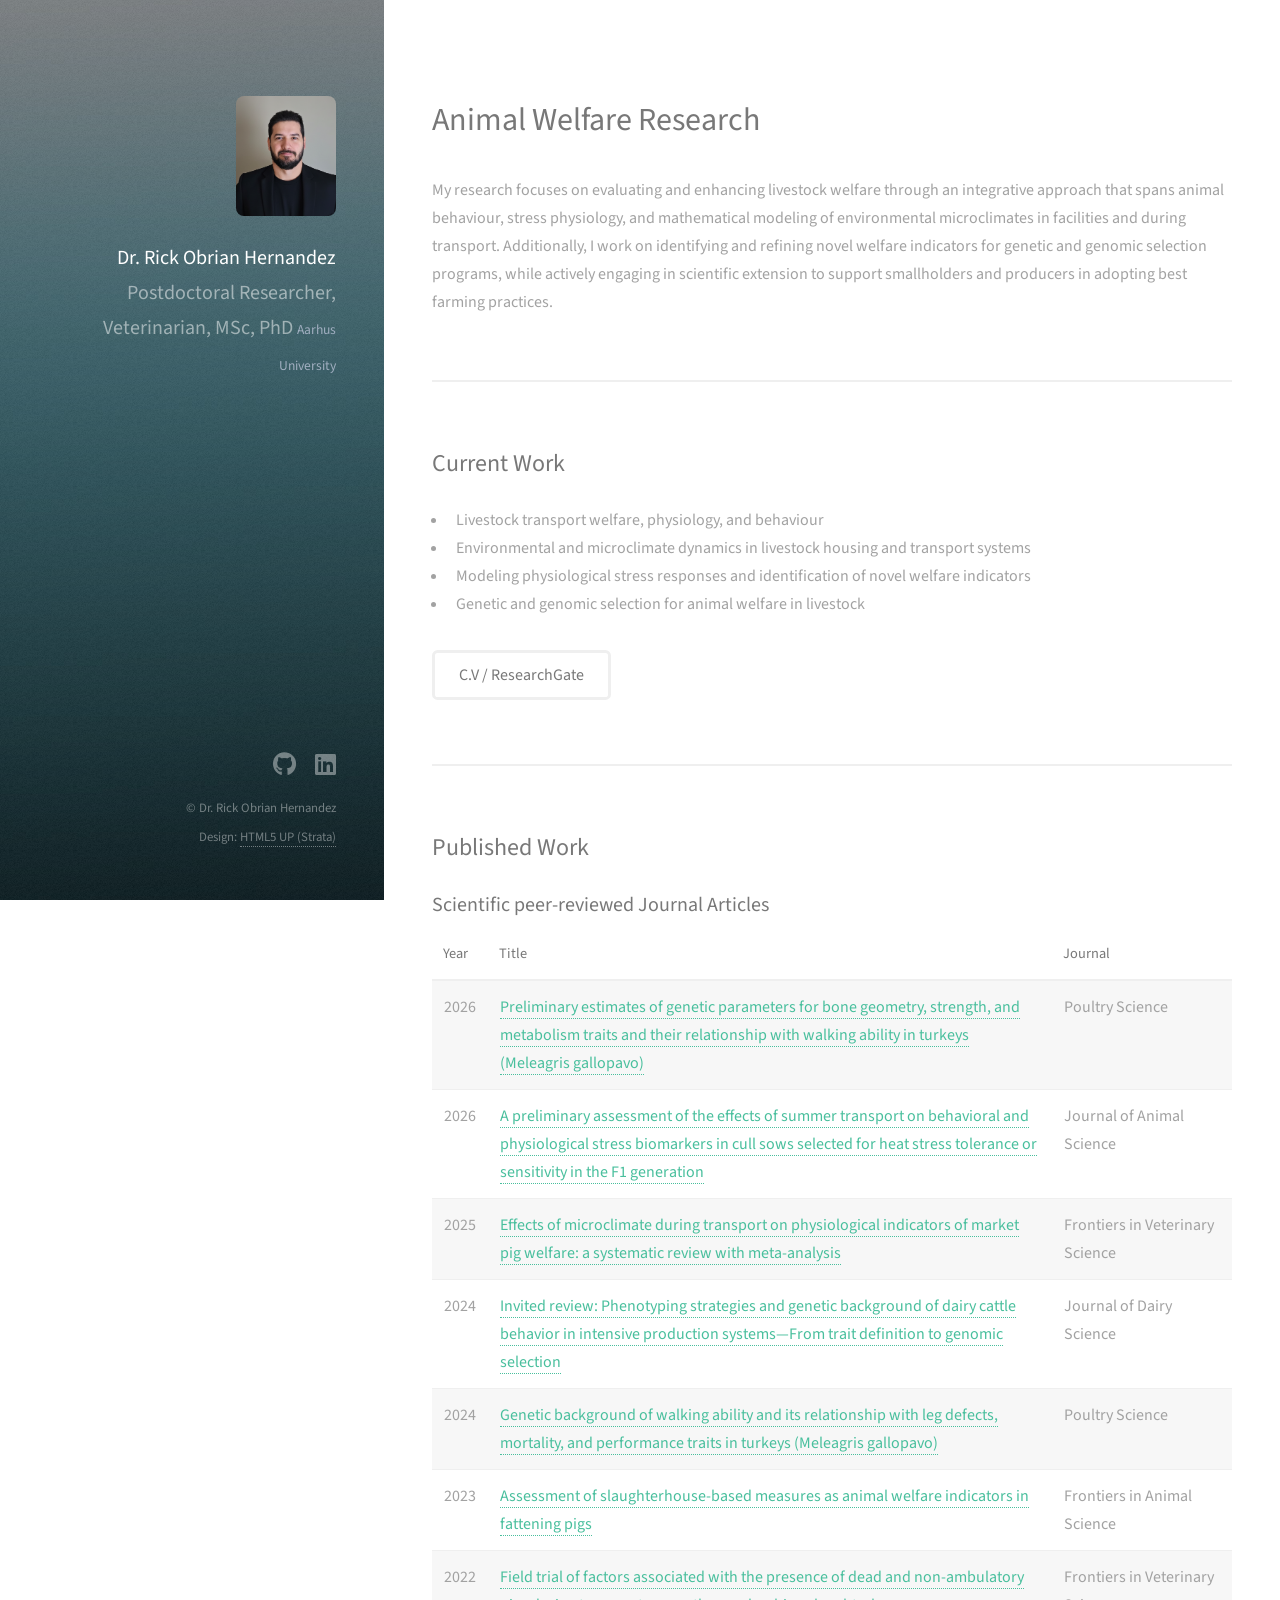
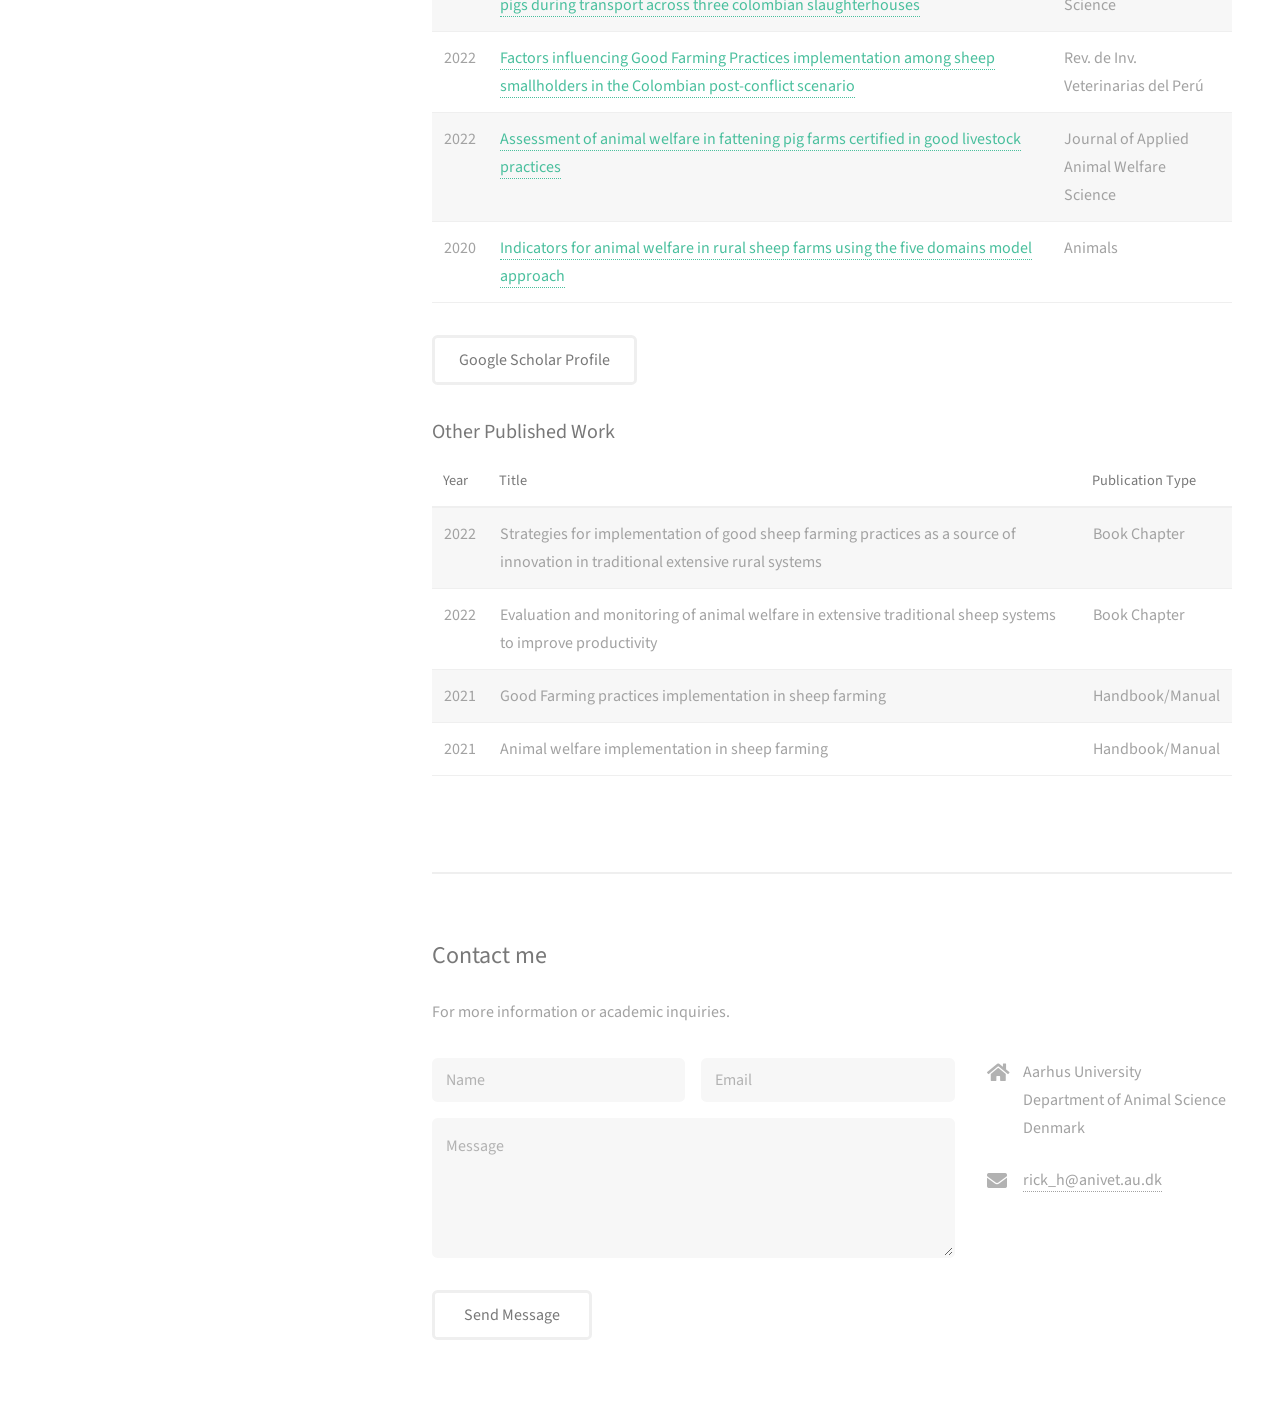
<file: index.html>
<!DOCTYPE HTML>
<!--
    Strata by HTML5 UP
    html5up.net | @ajlkn
    Free for personal and commercial use under the CCA 3.0 license (html5up.net/license)
-->
<html lang="es">
    <head>
        <title>Dr. Rick Obrian Hernandez | Animal Welfare Scientist & Postdoctoral Researcher</title>
        <meta charset="utf-8" />
        <meta name="viewport" content="width=device-width, initial-scale=1, user-scalable=no" />
        <meta name="description" content="Sitio web académico del Dr. Rick Obrian Hernandez. Investigador postdoctoral en bienestar animal, comportamiento, microclimas de transporte y selección genómica en Aarhus University." />
        <link rel="canonical" href="https://herna671.github.io/" />
        <link rel="stylesheet" href="assets/css/main.css" />

        <!-- Datos Estructurados JSON-LD (E-E-A-T) -->
        <script type="application/ld+json">
        {
          "@context": "https://schema.org",
          "@type": "Person",
          "@id": "https://herna671.github.io/#person",
          "name": "Rick Obrian Hernandez",
          "honorificPrefix": "Dr.",
          "jobTitle": "Postdoctoral Researcher in Animal Behavior and Welfare",
          "worksFor": {
            "@type": "CollegeOrUniversity",
            "name": "Aarhus University",
            "sameAs": "https://pure.au.dk/portal/en/persons/rick_h@anivet.au.dk/"
          },
          "alumniOf": [
            {
              "@type": "CollegeOrUniversity",
              "name": "Purdue University"
            },
            {
              "@type": "CollegeOrUniversity",
              "name": "Universidad de Caldas"
            }
          ],
          "knowsAbout": [
            "Animal Welfare",
            "Stress Physiology",
            "Livestock Transport Microclimates",
            "Genomic Selection",
            "Ethology"
          ],
          "url": "https://herna671.github.io/",
          "sameAs": [
            "https://bienestaranimal.co/",
			"https://pure.au.dk/portal/en/persons/rick_h@anivet.au.dk/",
			"https://ag.purdue.edu/news/department/arge/2025/11/graduate-spotlight-hernandez.html",
            "https://www.youtube.com/@notaanimal",
            "https://scholar.google.com/citations?user=GdVBdHgAAAAJ&hl=es",
            "https://www.researchgate.net/profile/Rick-Hernandez-3",
            "https://www.linkedin.com/in/rickohernandez/"
          ]
        }
        </script>
    </head>
    <body class="is-preload">

        <!-- Header -->
            <header id="header">
                <div class="inner">
                    <a href="#" class="image avatar"><img src="images/profile.png" alt="Dr. Rick Obrian Hernandez" /></a>
                    <h1><strong>Dr. Rick Obrian Hernandez</strong><br />
                    Postdoctoral Researcher,<br />
                    Veterinarian, MSc, PhD<br />
                    <span style="font-size: 0.85rem; font-weight: normal; color: #a0aec0;">Aarhus University</span>
                    </h1>
                </div>
            </header>

        <!-- Main -->
            <div id="main">

                <!-- One -->
                    <section id="one">
                        <header class="major">
                            <h2>Animal Welfare Research</h2>
                        </header>
                        <p>My research focuses on evaluating and enhancing livestock welfare through an integrative approach that spans animal behaviour, stress physiology, and mathematical modeling of environmental microclimates in facilities and during transport. Additionally, I work on identifying and refining novel welfare indicators for genetic and genomic selection programs, while actively engaging in scientific extension to support smallholders and producers in adopting best farming practices.</p>
                    </section>

                <!-- Two -->
                    <section id="two">
                        <h2>Current Work</h2>
                        <div>
                            <ul>
                                <li>Livestock transport welfare, physiology, and behaviour</li>
								<li>Environmental and microclimate dynamics in livestock housing and transport systems</li>
    							<li>Modeling physiological stress responses and identification of novel welfare indicators</li>
    							<li>Genetic and genomic selection for animal welfare in livestock</li>
                            </ul>
                        </div>
                        
                        <ul class="actions">
                            <li><a href="https://www.researchgate.net/profile/Rick-Hernandez-3" class="button" target="_blank">C.V / ResearchGate</a></li>
                        </ul>
                    </section>

                <!-- Section published -->
                <section>
                    <h2>Published Work</h2>
                    <h3>Scientific peer-reviewed Journal Articles</h3>
                    <div class="table-wrapper">
                        <table>
                            <thead>
                                <tr>
                                    <th>Year</th>
                                    <th>Title</th>
                                    <th>Journal</th>
                                </tr>
                            </thead>
                            <tbody>
								<tr>
                                    <td>2026</td>
                                    <td><a href="https://www.sciencedirect.com/science/article/pii/S0032579126007662" target="_blank">Preliminary estimates of genetic parameters for bone geometry, strength, and metabolism traits and their relationship with walking ability in turkeys (Meleagris gallopavo)</a></td>
                                    <td>Poultry Science</td>
                                </tr>
								<tr>
                                    <td>2026</td>
                                    <td><a href="https://academic.oup.com/jas/article/doi/10.1093/jas/skag142/8671597" target="_blank">A preliminary assessment of the effects of summer transport on behavioral and physiological stress biomarkers in cull sows selected for heat stress tolerance or sensitivity in the F1 generation</a></td>
                                    <td>Journal of Animal Science</td>
                                </tr>
								<tr>
                                    <td>2025</td>
                                    <td><a href="https://www.frontiersin.org/journals/veterinary-science/articles/10.3389/fvets.2025.1657185/full" target="_blank">Effects of microclimate during transport on physiological indicators of market pig welfare: a systematic review with meta-analysis</a></td>
                                    <td>Frontiers in Veterinary Science</td>
                                </tr>
								<tr>
                                    <td>2024</td>
                                    <td><a href="https://www.sciencedirect.com/science/article/pii/S0022030224012025" target="_blank">Invited review: Phenotyping strategies and genetic background of dairy cattle behavior in intensive production systems—From trait definition to genomic selection</a></td>
                                    <td>Journal of Dairy Science</td>
                                </tr>
								<tr>
                                    <td>2024</td>
                                    <td><a href="https://doi.org/10.1016/j.psj.2024.103779" target="_blank">Genetic background of walking ability and its relationship with leg defects, mortality, and performance traits in turkeys (Meleagris gallopavo)</a></td>
                                    <td>Poultry Science</td>
                                </tr>
								<tr>
                                    <td>2023</td>
                                    <td><a href="https://doi.org/10.3389/fanim.2023.1064933" target="_blank">Assessment of slaughterhouse-based measures as animal welfare indicators in fattening pigs</a></td>
                                    <td>Frontiers in Animal Science</td>
                                </tr>
								<tr>
                                    <td>2022</td>
                                    <td><a href="https://doi.org/10.3389/fvets.2022.790570" target="_blank">Field trial of factors associated with the presence of dead and non-ambulatory pigs during transport across three colombian slaughterhouses</a></td>
                                    <td>Frontiers in Veterinary Science</td>
                                </tr>
                                <tr>
                                    <td>2022</td>
                                    <td><a href="http://dx.doi.org/10.15381/rivep.v33i6.22778" target="_blank">Factors influencing Good Farming Practices implementation among sheep smallholders in the Colombian post-conflict scenario</a></td>
                                    <td>Rev. de Inv. Veterinarias del Perú</td>
                                </tr>
                                <tr>
                                    <td>2022</td>
                                    <td><a href="https://doi.org/10.1080/10888705.2021.2021532" target="_blank">Assessment of animal welfare in fattening pig farms certified in good livestock practices</a></td>
                                    <td>Journal of Applied Animal Welfare Science</td>
                                </tr>
                                <tr>
                                    <td>2020</td>
                                    <td><a href="https://www.mdpi.com/2076-2615/10/12/2273" target="_blank">Indicators for animal welfare in rural sheep farms using the five domains model approach</a></td>
                                    <td>Animals</td>
                                </tr>
                                                       
                                
                            </tbody>
                        </table>
                    
                        <ul class="actions">
                            <li><a href="https://scholar.google.com/citations?user=GdVBdHgAAAAJ&hl=es" class="button" target="_blank">Google Scholar Profile</a></li>
                        </ul>
                    </div>

                    <h3>Other Published Work</h3>
                    <div class="table-wrapper">
                        <table>
                            <thead>
                                <tr>
                                    <th>Year</th>
                                    <th>Title</th>
                                    <th>Publication Type</th>
                                </tr>
                            </thead>
                            <tbody>
                                <tr>
                                    <td>2022</td>
                                    <td>Strategies for implementation of good sheep farming practices as a source of innovation in traditional extensive rural systems</td>
                                    <td>Book Chapter</td>
                                </tr>
                                <tr>
                                    <td>2022</td>
                                    <td>Evaluation and monitoring of animal welfare in extensive traditional sheep systems to improve productivity</td>
                                    <td>Book Chapter</td>
                                </tr>
                                <tr>
                                    <td>2021</td>
                                    <td>Good Farming practices implementation in sheep farming</td>
                                    <td>Handbook/Manual</td>
                                </tr>
                                <tr>
                                    <td>2021</td>
                                    <td>Animal welfare implementation in sheep farming</td>
                                    <td>Handbook/Manual</td>
                                </tr>
                            </tbody>
                        </table>
                    </div>

                </section>

                <!-- Three (Contact) -->
                    <section id="three">
                        <h2>Contact me</h2>
                        <p>For more information or academic inquiries.</p>
                        <div class="row">
                            <div class="col-8 col-12-small">
                                <form method="post" action="#">
                                    <div class="row gtr-uniform gtr-50">
                                        <div class="col-6 col-12-xsmall"><input type="text" name="name" id="name" placeholder="Name" /></div>
                                        <div class="col-6 col-12-xsmall"><input type="email" name="email" id="email" placeholder="Email" /></div>
                                        <div class="col-12"><textarea name="message" id="message" placeholder="Message" rows="4"></textarea></div>
                                    </div>
                                </form>
                                <ul class="actions" style="margin-top: 1rem;">
                                    <li><input type="submit" value="Send Message" /></li>
                                </ul>
                            </div>
                            <div class="col-4 col-12-small">
                                <ul class="labeled-icons">
                                    <li>
                                        <h3 class="icon solid fa-home"><span class="label">Address</span></h3>
                                        Aarhus University<br />
                                        Department of Animal Science<br />
                                        Denmark
                                    </li>
                                    <li>
                                        <h3 class="icon solid fa-envelope"><span class="label">Email</span></h3>
                                        <a href="mailto:rick_h@anivet.au.dk">rick_h@anivet.au.dk</a>
                                    </li>
                                </ul>
                            </div>
                        </div>
                    </section>

            </div>

        <!-- Footer -->
            <footer id="footer">
                <div class="inner">
                    <ul class="icons">
                        <li><a href="https://github.com/herna671" class="icon brands fa-github" target="_blank"><span class="label">Github</span></a></li>
                        <li><a href="https://www.linkedin.com/in/rickohernandez/" class="icon brands fa-linkedin" target="_blank"><span class="label">Linkedin</span></a></li>
                    </ul>
                    <ul class="copyright">
                        <li>&copy; Dr. Rick Obrian Hernandez</li><li>Design: <a href="http://html5up.net">HTML5 UP (Strata)</a></li>
                    </ul>
                </div>
            </footer>

        <!-- Scripts -->
            <script src="assets/js/jquery.min.js"></script>
            <script src="assets/js/jquery.poptrox.min.js"></script>
            <script src="assets/js/browser.min.js"></script>
            <script src="assets/js/breakpoints.min.js"></script>
            <script src="assets/js/util.js"></script>
            <script src="assets/js/main.js"></script>

    </body>
</html>
</file>
<file: assets/css/main.css>
@import url("fontawesome-all.min.css");
@import url("https://fonts.googleapis.com/css?family=Source+Sans+Pro:400,400italic");

/*
	Strata by HTML5 UP
	html5up.net | @ajlkn
	Free for personal and commercial use under the CCA 3.0 license (html5up.net/license)
*/

html, body, div, span, applet, object,
iframe, h1, h2, h3, h4, h5, h6, p, blockquote,
pre, a, abbr, acronym, address, big, cite,
code, del, dfn, em, img, ins, kbd, q, s, samp,
small, strike, strong, sub, sup, tt, var, b,
u, i, center, dl, dt, dd, ol, ul, li, fieldset,
form, label, legend, table, caption, tbody,
tfoot, thead, tr, th, td, article, aside,
canvas, details, embed, figure, figcaption,
footer, header, hgroup, menu, nav, output, ruby,
section, summary, time, mark, audio, video {
	margin: 0;
	padding: 0;
	border: 0;
	font-size: 100%;
	font: inherit;
	vertical-align: baseline;}

article, aside, details, figcaption, figure,
footer, header, hgroup, menu, nav, section {
	display: block;}

body {
	line-height: 1;
}

ol, ul {
	list-style: none;
}

blockquote, q {
	quotes: none;
}

	blockquote:before, blockquote:after, q:before, q:after {
		content: '';
		content: none;
	}

table {
	border-collapse: collapse;
	border-spacing: 0;
}

body {
	-webkit-text-size-adjust: none;
}

mark {
	background-color: transparent;
	color: inherit;
}

input::-moz-focus-inner {
	border: 0;
	padding: 0;
}

input, select, textarea {
	-moz-appearance: none;
	-webkit-appearance: none;
	-ms-appearance: none;
	appearance: none;
}

/* Basic */

	html {
		box-sizing: border-box;
	}

	*, *:before, *:after {
		box-sizing: inherit;
	}

	body {
		background: #fff;
	}

		body.is-preload *, body.is-preload *:before, body.is-preload *:after {
			-moz-animation: none !important;
			-webkit-animation: none !important;
			-ms-animation: none !important;
			animation: none !important;
			-moz-transition: none !important;
			-webkit-transition: none !important;
			-ms-transition: none !important;
			transition: none !important;
		}

	body, input, select, textarea {
		color: #a2a2a2;
		font-family: "Source Sans Pro", Helvetica, sans-serif;
		font-size: 16pt;
		font-weight: 400;
		line-height: 1.75em;
	}

	a {
		-moz-transition: color 0.2s ease-in-out, border-color 0.2s ease-in-out;
		-webkit-transition: color 0.2s ease-in-out, border-color 0.2s ease-in-out;
		-ms-transition: color 0.2s ease-in-out, border-color 0.2s ease-in-out;
		transition: color 0.2s ease-in-out, border-color 0.2s ease-in-out;
		border-bottom: dotted 1px;
		color: #49bf9d;
		text-decoration: none;
	}

		a:hover {
			border-bottom-color: transparent;
			color: #49bf9d !important;
			text-decoration: none;
		}

	strong, b {
		color: #787878;
		font-weight: 400;
	}

	em, i {
		font-style: italic;
	}

	p {
		margin: 0 0 2em 0;
	}

	h1, h2, h3, h4, h5, h6 {
		color: #787878;
		font-weight: 400;
		line-height: 1em;
		margin: 0 0 1em 0;
	}

		h1 a, h2 a, h3 a, h4 a, h5 a, h6 a {
			color: inherit;
			text-decoration: none;
		}

	h1 {
		font-size: 2em;
		line-height: 1.5em;
	}

	h2 {
		font-size: 1.5em;
		line-height: 1.5em;
	}

	h3 {
		font-size: 1.25em;
		line-height: 1.5em;
	}

	h4 {
		font-size: 1.1em;
		line-height: 1.5em;
	}

	h5 {
		font-size: 0.9em;
		line-height: 1.5em;
	}

	h6 {
		font-size: 0.7em;
		line-height: 1.5em;
	}

	sub {
		font-size: 0.8em;
		position: relative;
		top: 0.5em;
	}

	sup {
		font-size: 0.8em;
		position: relative;
		top: -0.5em;
	}

	hr {
		border: 0;
		border-bottom: solid 2px #efefef;
		margin: 2em 0;
	}

		hr.major {
			margin: 3em 0;
		}

	blockquote {
		border-left: solid 6px #efefef;
		font-style: italic;
		margin: 0 0 2em 0;
		padding: 0.5em 0 0.5em 1.5em;
	}

	code {
		background: #f7f7f7;
		border-radius: 0.35em;
		border: solid 2px #efefef;
		font-family: "Courier New", monospace;
		font-size: 0.9em;
		margin: 0 0.25em;
		padding: 0.25em 0.65em;
	}

	pre {
		-webkit-overflow-scrolling: touch;
		font-family: "Courier New", monospace;
		font-size: 0.9em;
		margin: 0 0 2em 0;
	}

		pre code {
			display: block;
			line-height: 1.75em;
			padding: 1em 1.5em;
			overflow-x: auto;
		}

	.align-left {
		text-align: left;
	}

	.align-center {
		text-align: center;
	}

	.align-right {
		text-align: right;
	}

/* Container */

	.container {
		margin: 0 auto;
		max-width: calc(100% - 4em);
		width: 100%;
	}

		.container.xsmall {
			width: 25%;
		}

		.container.small {
			width: 50%;
		}

		.container.medium {
			width: 75%;
		}

		.container.large {
			width: 125%;
		}

		.container.xlarge {
			width: 150%;
		}

		.container.max {
			width: 100%;
		}

		@media screen and (max-width: 980px) {

			.container {
				width: 100% !important;
				max-width: 100% !important;
			}

		}

		@media screen and (max-width: 480px) {

			.container {
				max-width: calc(100% - 3em);
			}

		}

/* Row */

	.row {
		display: flex;
		flex-wrap: wrap;
		box-sizing: border-box;
		align-items: stretch;
	}

		.row > * {
			box-sizing: border-box;
		}

		.row.gtr-uniform > * > :last-child {
			margin-bottom: 0;
		}

		.row.aln-left {
			justify-content: flex-start;
		}

		.row.aln-center {
			justify-content: center;
		}

		.row.aln-right {
			justify-content: flex-end;
		}

		.row.aln-top {
			align-items: flex-start;
		}

		.row.aln-middle {
			align-items: center;
		}

		.row.aln-bottom {
			align-items: flex-end;
		}

		.row > .imp {
			order: -1;
		}

		.row > .col-1 {
			width: 8.33333%;
		}

		.row > .off-1 {
			margin-left: 8.33333%;
		}

		.row > .col-2 {
			width: 16.66667%;
		}

		.row > .off-2 {
			margin-left: 16.66667%;
		}

		.row > .col-3 {
			width: 25%;
		}

		.row > .off-3 {
			margin-left: 25%;
		}

		.row > .col-4 {
			width: 33.33333%;
		}

		.row > .off-4 {
			margin-left: 33.33333%;
		}

		.row > .col-5 {
			width: 41.66667%;
		}

		.row > .off-5 {
			margin-left: 41.66667%;
		}

		.row > .col-6 {
			width: 50%;
		}

		.row > .off-6 {
			margin-left: 50%;
		}

		.row > .col-7 {
			width: 58.33333%;
		}

		.row > .off-7 {
			margin-left: 58.33333%;
		}

		.row > .col-8 {
			width: 66.66667%;
		}

		.row > .off-8 {
			margin-left: 66.66667%;
		}

		.row > .col-9 {
			width: 75%;
		}

		.row > .off-9 {
			margin-left: 75%;
		}

		.row > .col-10 {
			width: 83.33333%;
		}

		.row > .off-10 {
			margin-left: 83.33333%;
		}

		.row > .col-11 {
			width: 91.66667%;
		}

		.row > .off-11 {
			margin-left: 91.66667%;
		}

		.row > .col-12 {
			width: 100%;
		}

		.row > .off-12 {
			margin-left: 100%;
		}

		.row.gtr-0 {
			margin-top: 0;
			margin-left: 0em;
		}

			.row.gtr-0 > * {
				padding: 0 0 0 0em;
			}

			.row.gtr-0.gtr-uniform {
				margin-top: 0em;
			}

				.row.gtr-0.gtr-uniform > * {
					padding-top: 0em;
				}

		.row.gtr-25 {
			margin-top: 0;
			margin-left: -0.625em;
		}

			.row.gtr-25 > * {
				padding: 0 0 0 0.625em;
			}

			.row.gtr-25.gtr-uniform {
				margin-top: -0.625em;
			}

				.row.gtr-25.gtr-uniform > * {
					padding-top: 0.625em;
				}

		.row.gtr-50 {
			margin-top: 0;
			margin-left: -1.25em;
		}

			.row.gtr-50 > * {
				padding: 0 0 0 1.25em;
			}

			.row.gtr-50.gtr-uniform {
				margin-top: -1.25em;
			}

				.row.gtr-50.gtr-uniform > * {
					padding-top: 1.25em;
				}

		.row {
			margin-top: 0;
			margin-left: -2.5em;
		}

			.row > * {
				padding: 0 0 0 2.5em;
			}

			.row.gtr-uniform {
				margin-top: -2.5em;
			}

				.row.gtr-uniform > * {
					padding-top: 2.5em;
				}

		.row.gtr-150 {
			margin-top: 0;
			margin-left: -3.75em;
		}

			.row.gtr-150 > * {
				padding: 0 0 0 3.75em;
			}

			.row.gtr-150.gtr-uniform {
				margin-top: -3.75em;
			}

				.row.gtr-150.gtr-uniform > * {
					padding-top: 3.75em;
				}

		.row.gtr-200 {
			margin-top: 0;
			margin-left: -5em;
		}

			.row.gtr-200 > * {
				padding: 0 0 0 5em;
			}

			.row.gtr-200.gtr-uniform {
				margin-top: -5em;
			}

				.row.gtr-200.gtr-uniform > * {
					padding-top: 5em;
				}

		@media screen and (max-width: 1800px) {

			.row {
				display: flex;
				flex-wrap: wrap;
				box-sizing: border-box;
				align-items: stretch;
			}

				.row > * {
					box-sizing: border-box;
				}

				.row.gtr-uniform > * > :last-child {
					margin-bottom: 0;
				}

				.row.aln-left {
					justify-content: flex-start;
				}

				.row.aln-center {
					justify-content: center;
				}

				.row.aln-right {
					justify-content: flex-end;
				}

				.row.aln-top {
					align-items: flex-start;
				}

				.row.aln-middle {
					align-items: center;
				}

				.row.aln-bottom {
					align-items: flex-end;
				}

				.row > .imp-xlarge {
					order: -1;
				}

				.row > .col-1-xlarge {
					width: 8.33333%;
				}

				.row > .off-1-xlarge {
					margin-left: 8.33333%;
				}

				.row > .col-2-xlarge {
					width: 16.66667%;
				}

				.row > .off-2-xlarge {
					margin-left: 16.66667%;
				}

				.row > .col-3-xlarge {
					width: 25%;
				}

				.row > .off-3-xlarge {
					margin-left: 25%;
				}

				.row > .col-4-xlarge {
					width: 33.33333%;
				}

				.row > .off-4-xlarge {
					margin-left: 33.33333%;
				}

				.row > .col-5-xlarge {
					width: 41.66667%;
				}

				.row > .off-5-xlarge {
					margin-left: 41.66667%;
				}

				.row > .col-6-xlarge {
					width: 50%;
				}

				.row > .off-6-xlarge {
					margin-left: 50%;
				}

				.row > .col-7-xlarge {
					width: 58.33333%;
				}

				.row > .off-7-xlarge {
					margin-left: 58.33333%;
				}

				.row > .col-8-xlarge {
					width: 66.66667%;
				}

				.row > .off-8-xlarge {
					margin-left: 66.66667%;
				}

				.row > .col-9-xlarge {
					width: 75%;
				}

				.row > .off-9-xlarge {
					margin-left: 75%;
				}

				.row > .col-10-xlarge {
					width: 83.33333%;
				}

				.row > .off-10-xlarge {
					margin-left: 83.33333%;
				}

				.row > .col-11-xlarge {
					width: 91.66667%;
				}

				.row > .off-11-xlarge {
					margin-left: 91.66667%;
				}

				.row > .col-12-xlarge {
					width: 100%;
				}

				.row > .off-12-xlarge {
					margin-left: 100%;
				}

				.row.gtr-0 {
					margin-top: 0;
					margin-left: 0em;
				}

					.row.gtr-0 > * {
						padding: 0 0 0 0em;
					}

					.row.gtr-0.gtr-uniform {
						margin-top: 0em;
					}

						.row.gtr-0.gtr-uniform > * {
							padding-top: 0em;
						}

				.row.gtr-25 {
					margin-top: 0;
					margin-left: -0.625em;
				}

					.row.gtr-25 > * {
						padding: 0 0 0 0.625em;
					}

					.row.gtr-25.gtr-uniform {
						margin-top: -0.625em;
					}

						.row.gtr-25.gtr-uniform > * {
							padding-top: 0.625em;
						}

				.row.gtr-50 {
					margin-top: 0;
					margin-left: -1.25em;
				}

					.row.gtr-50 > * {
						padding: 0 0 0 1.25em;
					}

					.row.gtr-50.gtr-uniform {
						margin-top: -1.25em;
					}

						.row.gtr-50.gtr-uniform > * {
							padding-top: 1.25em;
						}

				.row {
					margin-top: 0;
					margin-left: -2.5em;
				}

					.row > * {
						padding: 0 0 0 2.5em;
					}

					.row.gtr-uniform {
						margin-top: -2.5em;
					}

						.row.gtr-uniform > * {
							padding-top: 2.5em;
						}

				.row.gtr-150 {
					margin-top: 0;
					margin-left: -3.75em;
				}

					.row.gtr-150 > * {
						padding: 0 0 0 3.75em;
					}

					.row.gtr-150.gtr-uniform {
						margin-top: -3.75em;
					}

						.row.gtr-150.gtr-uniform > * {
							padding-top: 3.75em;
						}

				.row.gtr-200 {
					margin-top: 0;
					margin-left: -5em;
				}

					.row.gtr-200 > * {
						padding: 0 0 0 5em;
					}

					.row.gtr-200.gtr-uniform {
						margin-top: -5em;
					}

						.row.gtr-200.gtr-uniform > * {
							padding-top: 5em;
						}

		}

		@media screen and (max-width: 1280px) {

			.row {
				display: flex;
				flex-wrap: wrap;
				box-sizing: border-box;
				align-items: stretch;
			}

				.row > * {
					box-sizing: border-box;
				}

				.row.gtr-uniform > * > :last-child {
					margin-bottom: 0;
				}

				.row.aln-left {
					justify-content: flex-start;
				}

				.row.aln-center {
					justify-content: center;
				}

				.row.aln-right {
					justify-content: flex-end;
				}

				.row.aln-top {
					align-items: flex-start;
				}

				.row.aln-middle {
					align-items: center;
				}

				.row.aln-bottom {
					align-items: flex-end;
				}

				.row > .imp-large {
					order: -1;
				}

				.row > .col-1-large {
					width: 8.33333%;
				}

				.row > .off-1-large {
					margin-left: 8.33333%;
				}

				.row > .col-2-large {
					width: 16.66667%;
				}

				.row > .off-2-large {
					margin-left: 16.66667%;
				}

				.row > .col-3-large {
					width: 25%;
				}

				.row > .off-3-large {
					margin-left: 25%;
				}

				.row > .col-4-large {
					width: 33.33333%;
				}

				.row > .off-4-large {
					margin-left: 33.33333%;
				}

				.row > .col-5-large {
					width: 41.66667%;
				}

				.row > .off-5-large {
					margin-left: 41.66667%;
				}

				.row > .col-6-large {
					width: 50%;
				}

				.row > .off-6-large {
					margin-left: 50%;
				}

				.row > .col-7-large {
					width: 58.33333%;
				}

				.row > .off-7-large {
					margin-left: 58.33333%;
				}

				.row > .col-8-large {
					width: 66.66667%;
				}

				.row > .off-8-large {
					margin-left: 66.66667%;
				}

				.row > .col-9-large {
					width: 75%;
				}

				.row > .off-9-large {
					margin-left: 75%;
				}

				.row > .col-10-large {
					width: 83.33333%;
				}

				.row > .off-10-large {
					margin-left: 83.33333%;
				}

				.row > .col-11-large {
					width: 91.66667%;
				}

				.row > .off-11-large {
					margin-left: 91.66667%;
				}

				.row > .col-12-large {
					width: 100%;
				}

				.row > .off-12-large {
					margin-left: 100%;
				}

				.row.gtr-0 {
					margin-top: 0;
					margin-left: 0em;
				}

					.row.gtr-0 > * {
						padding: 0 0 0 0em;
					}

					.row.gtr-0.gtr-uniform {
						margin-top: 0em;
					}

						.row.gtr-0.gtr-uniform > * {
							padding-top: 0em;
						}

				.row.gtr-25 {
					margin-top: 0;
					margin-left: -0.5em;
				}

					.row.gtr-25 > * {
						padding: 0 0 0 0.5em;
					}

					.row.gtr-25.gtr-uniform {
						margin-top: -0.5em;
					}

						.row.gtr-25.gtr-uniform > * {
							padding-top: 0.5em;
						}

				.row.gtr-50 {
					margin-top: 0;
					margin-left: -1em;
				}

					.row.gtr-50 > * {
						padding: 0 0 0 1em;
					}

					.row.gtr-50.gtr-uniform {
						margin-top: -1em;
					}

						.row.gtr-50.gtr-uniform > * {
							padding-top: 1em;
						}

				.row {
					margin-top: 0;
					margin-left: -2em;
				}

					.row > * {
						padding: 0 0 0 2em;
					}

					.row.gtr-uniform {
						margin-top: -2em;
					}

						.row.gtr-uniform > * {
							padding-top: 2em;
						}

				.row.gtr-150 {
					margin-top: 0;
					margin-left: -3em;
				}

					.row.gtr-150 > * {
						padding: 0 0 0 3em;
					}

					.row.gtr-150.gtr-uniform {
						margin-top: -3em;
					}

						.row.gtr-150.gtr-uniform > * {
							padding-top: 3em;
						}

				.row.gtr-200 {
					margin-top: 0;
					margin-left: -4em;
				}

					.row.gtr-200 > * {
						padding: 0 0 0 4em;
					}

					.row.gtr-200.gtr-uniform {
						margin-top: -4em;
					}

						.row.gtr-200.gtr-uniform > * {
							padding-top: 4em;
						}

		}

		@media screen and (max-width: 980px) {

			.row {
				display: flex;
				flex-wrap: wrap;
				box-sizing: border-box;
				align-items: stretch;
			}

				.row > * {
					box-sizing: border-box;
				}

				.row.gtr-uniform > * > :last-child {
					margin-bottom: 0;
				}

				.row.aln-left {
					justify-content: flex-start;
				}

				.row.aln-center {
					justify-content: center;
				}

				.row.aln-right {
					justify-content: flex-end;
				}

				.row.aln-top {
					align-items: flex-start;
				}

				.row.aln-middle {
					align-items: center;
				}

				.row.aln-bottom {
					align-items: flex-end;
				}

				.row > .imp-medium {
					order: -1;
				}

				.row > .col-1-medium {
					width: 8.33333%;
				}

				.row > .off-1-medium {
					margin-left: 8.33333%;
				}

				.row > .col-2-medium {
					width: 16.66667%;
				}

				.row > .off-2-medium {
					margin-left: 16.66667%;
				}

				.row > .col-3-medium {
					width: 25%;
				}

				.row > .off-3-medium {
					margin-left: 25%;
				}

				.row > .col-4-medium {
					width: 33.33333%;
				}

				.row > .off-4-medium {
					margin-left: 33.33333%;
				}

				.row > .col-5-medium {
					width: 41.66667%;
				}

				.row > .off-5-medium {
					margin-left: 41.66667%;
				}

				.row > .col-6-medium {
					width: 50%;
				}

				.row > .off-6-medium {
					margin-left: 50%;
				}

				.row > .col-7-medium {
					width: 58.33333%;
				}

				.row > .off-7-medium {
					margin-left: 58.33333%;
				}

				.row > .col-8-medium {
					width: 66.66667%;
				}

				.row > .off-8-medium {
					margin-left: 66.66667%;
				}

				.row > .col-9-medium {
					width: 75%;
				}

				.row > .off-9-medium {
					margin-left: 75%;
				}

				.row > .col-10-medium {
					width: 83.33333%;
				}

				.row > .off-10-medium {
					margin-left: 83.33333%;
				}

				.row > .col-11-medium {
					width: 91.66667%;
				}

				.row > .off-11-medium {
					margin-left: 91.66667%;
				}

				.row > .col-12-medium {
					width: 100%;
				}

				.row > .off-12-medium {
					margin-left: 100%;
				}

				.row.gtr-0 {
					margin-top: 0;
					margin-left: 0em;
				}

					.row.gtr-0 > * {
						padding: 0 0 0 0em;
					}

					.row.gtr-0.gtr-uniform {
						margin-top: 0em;
					}

						.row.gtr-0.gtr-uniform > * {
							padding-top: 0em;
						}

				.row.gtr-25 {
					margin-top: 0;
					margin-left: -0.5em;
				}

					.row.gtr-25 > * {
						padding: 0 0 0 0.5em;
					}

					.row.gtr-25.gtr-uniform {
						margin-top: -0.5em;
					}

						.row.gtr-25.gtr-uniform > * {
							padding-top: 0.5em;
						}

				.row.gtr-50 {
					margin-top: 0;
					margin-left: -1em;
				}

					.row.gtr-50 > * {
						padding: 0 0 0 1em;
					}

					.row.gtr-50.gtr-uniform {
						margin-top: -1em;
					}

						.row.gtr-50.gtr-uniform > * {
							padding-top: 1em;
						}

				.row {
					margin-top: 0;
					margin-left: -2em;
				}

					.row > * {
						padding: 0 0 0 2em;
					}

					.row.gtr-uniform {
						margin-top: -2em;
					}

						.row.gtr-uniform > * {
							padding-top: 2em;
						}

				.row.gtr-150 {
					margin-top: 0;
					margin-left: -3em;
				}

					.row.gtr-150 > * {
						padding: 0 0 0 3em;
					}

					.row.gtr-150.gtr-uniform {
						margin-top: -3em;
					}

						.row.gtr-150.gtr-uniform > * {
							padding-top: 3em;
						}

				.row.gtr-200 {
					margin-top: 0;
					margin-left: -4em;
				}

					.row.gtr-200 > * {
						padding: 0 0 0 4em;
					}

					.row.gtr-200.gtr-uniform {
						margin-top: -4em;
					}

						.row.gtr-200.gtr-uniform > * {
							padding-top: 4em;
						}

		}

		@media screen and (max-width: 736px) {

			.row {
				display: flex;
				flex-wrap: wrap;
				box-sizing: border-box;
				align-items: stretch;
			}

				.row > * {
					box-sizing: border-box;
				}

				.row.gtr-uniform > * > :last-child {
					margin-bottom: 0;
				}

				.row.aln-left {
					justify-content: flex-start;
				}

				.row.aln-center {
					justify-content: center;
				}

				.row.aln-right {
					justify-content: flex-end;
				}

				.row.aln-top {
					align-items: flex-start;
				}

				.row.aln-middle {
					align-items: center;
				}

				.row.aln-bottom {
					align-items: flex-end;
				}

				.row > .imp-small {
					order: -1;
				}

				.row > .col-1-small {
					width: 8.33333%;
				}

				.row > .off-1-small {
					margin-left: 8.33333%;
				}

				.row > .col-2-small {
					width: 16.66667%;
				}

				.row > .off-2-small {
					margin-left: 16.66667%;
				}

				.row > .col-3-small {
					width: 25%;
				}

				.row > .off-3-small {
					margin-left: 25%;
				}

				.row > .col-4-small {
					width: 33.33333%;
				}

				.row > .off-4-small {
					margin-left: 33.33333%;
				}

				.row > .col-5-small {
					width: 41.66667%;
				}

				.row > .off-5-small {
					margin-left: 41.66667%;
				}

				.row > .col-6-small {
					width: 50%;
				}

				.row > .off-6-small {
					margin-left: 50%;
				}

				.row > .col-7-small {
					width: 58.33333%;
				}

				.row > .off-7-small {
					margin-left: 58.33333%;
				}

				.row > .col-8-small {
					width: 66.66667%;
				}

				.row > .off-8-small {
					margin-left: 66.66667%;
				}

				.row > .col-9-small {
					width: 75%;
				}

				.row > .off-9-small {
					margin-left: 75%;
				}

				.row > .col-10-small {
					width: 83.33333%;
				}

				.row > .off-10-small {
					margin-left: 83.33333%;
				}

				.row > .col-11-small {
					width: 91.66667%;
				}

				.row > .off-11-small {
					margin-left: 91.66667%;
				}

				.row > .col-12-small {
					width: 100%;
				}

				.row > .off-12-small {
					margin-left: 100%;
				}

				.row.gtr-0 {
					margin-top: 0;
					margin-left: 0em;
				}

					.row.gtr-0 > * {
						padding: 0 0 0 0em;
					}

					.row.gtr-0.gtr-uniform {
						margin-top: 0em;
					}

						.row.gtr-0.gtr-uniform > * {
							padding-top: 0em;
						}

				.row.gtr-25 {
					margin-top: 0;
					margin-left: -0.375em;
				}

					.row.gtr-25 > * {
						padding: 0 0 0 0.375em;
					}

					.row.gtr-25.gtr-uniform {
						margin-top: -0.375em;
					}

						.row.gtr-25.gtr-uniform > * {
							padding-top: 0.375em;
						}

				.row.gtr-50 {
					margin-top: 0;
					margin-left: -0.75em;
				}

					.row.gtr-50 > * {
						padding: 0 0 0 0.75em;
					}

					.row.gtr-50.gtr-uniform {
						margin-top: -0.75em;
					}

						.row.gtr-50.gtr-uniform > * {
							padding-top: 0.75em;
						}

				.row {
					margin-top: 0;
					margin-left: -1.5em;
				}

					.row > * {
						padding: 0 0 0 1.5em;
					}

					.row.gtr-uniform {
						margin-top: -1.5em;
					}

						.row.gtr-uniform > * {
							padding-top: 1.5em;
						}

				.row.gtr-150 {
					margin-top: 0;
					margin-left: -2.25em;
				}

					.row.gtr-150 > * {
						padding: 0 0 0 2.25em;
					}

					.row.gtr-150.gtr-uniform {
						margin-top: -2.25em;
					}

						.row.gtr-150.gtr-uniform > * {
							padding-top: 2.25em;
						}

				.row.gtr-200 {
					margin-top: 0;
					margin-left: -3em;
				}

					.row.gtr-200 > * {
						padding: 0 0 0 3em;
					}

					.row.gtr-200.gtr-uniform {
						margin-top: -3em;
					}

						.row.gtr-200.gtr-uniform > * {
							padding-top: 3em;
						}

		}

		@media screen and (max-width: 480px) {

			.row {
				display: flex;
				flex-wrap: wrap;
				box-sizing: border-box;
				align-items: stretch;
			}

				.row > * {
					box-sizing: border-box;
				}

				.row.gtr-uniform > * > :last-child {
					margin-bottom: 0;
				}

				.row.aln-left {
					justify-content: flex-start;
				}

				.row.aln-center {
					justify-content: center;
				}

				.row.aln-right {
					justify-content: flex-end;
				}

				.row.aln-top {
					align-items: flex-start;
				}

				.row.aln-middle {
					align-items: center;
				}

				.row.aln-bottom {
					align-items: flex-end;
				}

				.row > .imp-xsmall {
					order: -1;
				}

				.row > .col-1-xsmall {
					width: 8.33333%;
				}

				.row > .off-1-xsmall {
					margin-left: 8.33333%;
				}

				.row > .col-2-xsmall {
					width: 16.66667%;
				}

				.row > .off-2-xsmall {
					margin-left: 16.66667%;
				}

				.row > .col-3-xsmall {
					width: 25%;
				}

				.row > .off-3-xsmall {
					margin-left: 25%;
				}

				.row > .col-4-xsmall {
					width: 33.33333%;
				}

				.row > .off-4-xsmall {
					margin-left: 33.33333%;
				}

				.row > .col-5-xsmall {
					width: 41.66667%;
				}

				.row > .off-5-xsmall {
					margin-left: 41.66667%;
				}

				.row > .col-6-xsmall {
					width: 50%;
				}

				.row > .off-6-xsmall {
					margin-left: 50%;
				}

				.row > .col-7-xsmall {
					width: 58.33333%;
				}

				.row > .off-7-xsmall {
					margin-left: 58.33333%;
				}

				.row > .col-8-xsmall {
					width: 66.66667%;
				}

				.row > .off-8-xsmall {
					margin-left: 66.66667%;
				}

				.row > .col-9-xsmall {
					width: 75%;
				}

				.row > .off-9-xsmall {
					margin-left: 75%;
				}

				.row > .col-10-xsmall {
					width: 83.33333%;
				}

				.row > .off-10-xsmall {
					margin-left: 83.33333%;
				}

				.row > .col-11-xsmall {
					width: 91.66667%;
				}

				.row > .off-11-xsmall {
					margin-left: 91.66667%;
				}

				.row > .col-12-xsmall {
					width: 100%;
				}

				.row > .off-12-xsmall {
					margin-left: 100%;
				}

				.row.gtr-0 {
					margin-top: 0;
					margin-left: 0em;
				}

					.row.gtr-0 > * {
						padding: 0 0 0 0em;
					}

					.row.gtr-0.gtr-uniform {
						margin-top: 0em;
					}

						.row.gtr-0.gtr-uniform > * {
							padding-top: 0em;
						}

				.row.gtr-25 {
					margin-top: 0;
					margin-left: -0.375em;
				}

					.row.gtr-25 > * {
						padding: 0 0 0 0.375em;
					}

					.row.gtr-25.gtr-uniform {
						margin-top: -0.375em;
					}

						.row.gtr-25.gtr-uniform > * {
							padding-top: 0.375em;
						}

				.row.gtr-50 {
					margin-top: 0;
					margin-left: -0.75em;
				}

					.row.gtr-50 > * {
						padding: 0 0 0 0.75em;
					}

					.row.gtr-50.gtr-uniform {
						margin-top: -0.75em;
					}

						.row.gtr-50.gtr-uniform > * {
							padding-top: 0.75em;
						}

				.row {
					margin-top: 0;
					margin-left: -1.5em;
				}

					.row > * {
						padding: 0 0 0 1.5em;
					}

					.row.gtr-uniform {
						margin-top: -1.5em;
					}

						.row.gtr-uniform > * {
							padding-top: 1.5em;
						}

				.row.gtr-150 {
					margin-top: 0;
					margin-left: -2.25em;
				}

					.row.gtr-150 > * {
						padding: 0 0 0 2.25em;
					}

					.row.gtr-150.gtr-uniform {
						margin-top: -2.25em;
					}

						.row.gtr-150.gtr-uniform > * {
							padding-top: 2.25em;
						}

				.row.gtr-200 {
					margin-top: 0;
					margin-left: -3em;
				}

					.row.gtr-200 > * {
						padding: 0 0 0 3em;
					}

					.row.gtr-200.gtr-uniform {
						margin-top: -3em;
					}

						.row.gtr-200.gtr-uniform > * {
							padding-top: 3em;
						}

		}

/* Section/Article */

	section.special, article.special {
		text-align: center;
	}

	header p {
		color: #b2b2b2;
		position: relative;
		margin: 0 0 1.5em 0;
	}

	header h2 + p {
		font-size: 1.25em;
		margin-top: -1em;
		line-height: 1.5em;
	}

	header h3 + p {
		font-size: 1.1em;
		margin-top: -0.8em;
		line-height: 1.5em;
	}

	header h4 + p,
	header h5 + p,
	header h6 + p {
		font-size: 0.9em;
		margin-top: -0.6em;
		line-height: 1.5em;
	}

	header.major h2 {
		font-size: 2em;
	}

/* Form */

	form {
		margin: 0 0 2em 0;
	}

	label {
		color: #787878;
		display: block;
		font-size: 0.9em;
		font-weight: 400;
		margin: 0 0 1em 0;
	}

	input[type="text"],
	input[type="password"],
	input[type="email"],
	select,
	textarea {
		-moz-appearance: none;
		-webkit-appearance: none;
		-ms-appearance: none;
		appearance: none;
		background: #f7f7f7;
		border-radius: 0.35em;
		border: solid 2px transparent;
		color: inherit;
		display: block;
		outline: 0;
		padding: 0 0.75em;
		text-decoration: none;
		width: 100%;
	}

		input[type="text"]:invalid,
		input[type="password"]:invalid,
		input[type="email"]:invalid,
		select:invalid,
		textarea:invalid {
			box-shadow: none;
		}

		input[type="text"]:focus,
		input[type="password"]:focus,
		input[type="email"]:focus,
		select:focus,
		textarea:focus {
			border-color: #49bf9d;
		}

	select {
		background-image: url("data:image/svg+xml;charset=utf8,%3Csvg xmlns='http://www.w3.org/2000/svg' width='40' height='40' preserveAspectRatio='none' viewBox='0 0 40 40'%3E%3Cpath d='M9.4,12.3l10.4,10.4l10.4-10.4c0.2-0.2,0.5-0.4,0.9-0.4c0.3,0,0.6,0.1,0.9,0.4l3.3,3.3c0.2,0.2,0.4,0.5,0.4,0.9 c0,0.4-0.1,0.6-0.4,0.9L20.7,31.9c-0.2,0.2-0.5,0.4-0.9,0.4c-0.3,0-0.6-0.1-0.9-0.4L4.3,17.3c-0.2-0.2-0.4-0.5-0.4-0.9 c0-0.4,0.1-0.6,0.4-0.9l3.3-3.3c0.2-0.2,0.5-0.4,0.9-0.4S9.1,12.1,9.4,12.3z' fill='%23dfdfdf' /%3E%3C/svg%3E");
		background-size: 1.25rem;
		background-repeat: no-repeat;
		background-position: calc(100% - 1rem) center;
		height: 2.75em;
		padding-right: 2.75em;
		text-overflow: ellipsis;
	}

		select option {
			color: #787878;
			background: #fff;
		}

		select:focus::-ms-value {
			background-color: transparent;
		}

		select::-ms-expand {
			display: none;
		}

	input[type="text"],
	input[type="password"],
	input[type="email"],
	select {
		height: 2.75em;
	}

	textarea {
		padding: 0.75em;
	}

	input[type="checkbox"],
	input[type="radio"] {
		-moz-appearance: none;
		-webkit-appearance: none;
		-ms-appearance: none;
		appearance: none;
		display: block;
		float: left;
		margin-right: -2em;
		opacity: 0;
		width: 1em;
		z-index: -1;
	}

		input[type="checkbox"] + label,
		input[type="radio"] + label {
			text-decoration: none;
			color: #a2a2a2;
			cursor: pointer;
			display: inline-block;
			font-size: 1em;
			font-weight: 400;
			padding-left: 2.4em;
			padding-right: 0.75em;
			position: relative;
		}

			input[type="checkbox"] + label:before,
			input[type="radio"] + label:before {
				-moz-osx-font-smoothing: grayscale;
				-webkit-font-smoothing: antialiased;
				display: inline-block;
				font-style: normal;
				font-variant: normal;
				text-rendering: auto;
				line-height: 1;
				text-transform: none !important;
				font-family: 'Font Awesome 5 Free';
				font-weight: 900;
			}

			input[type="checkbox"] + label:before,
			input[type="radio"] + label:before {
				background: #f7f7f7;
				border-radius: 0.35em;
				border: solid 2px transparent;
				content: '';
				display: inline-block;
				font-size: 0.8em;
				height: 2.0625em;
				left: 0;
				line-height: 1.85625em;
				position: absolute;
				text-align: center;
				top: 0;
				width: 2.0625em;
			}

		input[type="checkbox"]:checked + label:before,
		input[type="radio"]:checked + label:before {
			background: #787878;
			border-color: #787878;
			color: #fff;
			content: '\f00c';
		}

		input[type="checkbox"]:focus + label:before,
		input[type="radio"]:focus + label:before {
			border-color: #49bf9d;
		}

	input[type="checkbox"] + label:before {
		border-radius: 0.35em;
	}

	input[type="radio"] + label:before {
		border-radius: 100%;
	}

	::-webkit-input-placeholder {
		color: #b2b2b2 !important;
		opacity: 1.0;
	}

	:-moz-placeholder {
		color: #b2b2b2 !important;
		opacity: 1.0;
	}

	::-moz-placeholder {
		color: #b2b2b2 !important;
		opacity: 1.0;
	}

	:-ms-input-placeholder {
		color: #b2b2b2 !important;
		opacity: 1.0;
	}

/* Box */

	.box {
		border-radius: 0.35em;
		border: solid 2px #efefef;
		margin-bottom: 2em;
		padding: 1.5em;
	}

		.box > :last-child,
		.box > :last-child > :last-child,
		.box > :last-child > :last-child > :last-child {
			margin-bottom: 0;
		}

		.box.alt {
			border: 0;
			border-radius: 0;
			padding: 0;
		}

/* Icon */

	.icon {
		text-decoration: none;
		border-bottom: none;
		position: relative;
	}

		.icon:before {
			-moz-osx-font-smoothing: grayscale;
			-webkit-font-smoothing: antialiased;
			display: inline-block;
			font-style: normal;
			font-variant: normal;
			text-rendering: auto;
			line-height: 1;
			text-transform: none !important;
			font-family: 'Font Awesome 5 Free';
			font-weight: 400;
		}

		.icon > .label {
			display: none;
		}

		.icon:before {
			line-height: inherit;
		}

		.icon.solid:before {
			font-weight: 900;
		}

		.icon.brands:before {
			font-family: 'Font Awesome 5 Brands';
		}

/* Image */

	.image {
		border-radius: 0.35em;
		border: 0;
		display: inline-block;
		position: relative;
	}

		.image:before {
			-moz-transition: opacity 0.2s ease-in-out;
			-webkit-transition: opacity 0.2s ease-in-out;
			-ms-transition: opacity 0.2s ease-in-out;
			transition: opacity 0.2s ease-in-out;
			background: url("images/overlay.png");
			border-radius: 0.35em;
			content: '';
			display: block;
			height: 100%;
			left: 0;
			opacity: 0.5;
			position: absolute;
			top: 0;
			width: 100%;
		}

		.image.thumb {
			text-align: center;
		}

			.image.thumb:after {
				-moz-transition: opacity 0.2s ease-in-out;
				-webkit-transition: opacity 0.2s ease-in-out;
				-ms-transition: opacity 0.2s ease-in-out;
				transition: opacity 0.2s ease-in-out;
				border-radius: 0.35em;
				border: solid 3px rgba(255, 255, 255, 0.5);
				color: #fff;
				content: 'View';
				display: inline-block;
				font-size: 0.8em;
				font-weight: 400;
				left: 50%;
				line-height: 2.25em;
				margin: -1.25em 0 0 -3em;
				opacity: 0;
				padding: 0 1.5em;
				position: absolute;
				text-align: center;
				text-decoration: none;
				top: 50%;
				white-space: nowrap;
			}

			.image.thumb:hover:after {
				opacity: 1.0;
			}

			.image.thumb:hover:before {
				background: url("images/overlay.png"), url("images/overlay.png");
				opacity: 1.0;
			}

		.image img {
			border-radius: 0.35em;
			display: block;
		}

		.image.left {
			float: left;
			margin: 0 1.5em 1em 0;
			top: 0.25em;
		}

		.image.right {
			float: right;
			margin: 0 0 1em 1.5em;
			top: 0.25em;
		}

		.image.left, .image.right {
			max-width: 40%;
		}

			.image.left img, .image.right img {
				width: 100%;
			}

		.image.fit {
			display: block;
			margin: 0 0 2em 0;
			width: 100%;
		}

			.image.fit img {
				width: 100%;
			}

		.image.avatar {
    		border-radius: 8px; /* Esquinas sutilmente redondeadas */
   			 overflow: hidden;    /* Asegura que la imagen no se salga de los bordes */
   			 width: 120px;        /* Tamaño fijo para evitar deformaciones */
    		height: 120px;
    		margin: 0 auto 1.5em auto; /* Centrado */
}

		.image.avatar:before {
    		display: none;
}

		.image.avatar img {
    		border-radius: 0;
    		width: 100%;
    		height: 100%;
    		object-fit: cover;   /* Recorta la imagen proporcionalmente para que llene el cuadrado sin estirarse */
}
			

/* List */

	ol {
		list-style: decimal;
		margin: 0 0 2em 0;
		padding-left: 1.25em;
	}

		ol li {
			padding-left: 0.25em;
		}

	ul {
		list-style: disc;
		margin: 0 0 2em 0;
		padding-left: 1em;
	}

		ul li {
			padding-left: 0.5em;
		}

		ul.alt {
			list-style: none;
			padding-left: 0;
		}

			ul.alt li {
				border-top: solid 2px #efefef;
				padding: 0.5em 0;
			}

				ul.alt li:first-child {
					border-top: 0;
					padding-top: 0;
				}

	dl {
		margin: 0 0 2em 0;
	}

/* Icons */

	ul.icons {
		cursor: default;
		list-style: none;
		padding-left: 0;
	}

		ul.icons li {
			display: inline-block;
			padding: 0 1em 0 0;
		}

			ul.icons li:last-child {
				padding-right: 0;
			}

			ul.icons li .icon:before {
				font-size: 1.5em;
			}

/* Labeled Icons */

	ul.labeled-icons {
		list-style: none;
		padding: 0;
	}

		ul.labeled-icons li {
			line-height: 1.75em;
			margin: 1.5em 0 0 0;
			padding-left: 2.25em;
			position: relative;
		}

			ul.labeled-icons li:first-child {
				margin-top: 0;
			}

			ul.labeled-icons li a {
				color: inherit;
			}

			ul.labeled-icons li h3 {
				color: #b2b2b2;
				left: 0;
				position: absolute;
				text-align: center;
				top: 0;
				width: 1em;
			}

/* Actions */

	ul.actions {
		display: -moz-flex;
		display: -webkit-flex;
		display: -ms-flex;
		display: flex;
		cursor: default;
		list-style: none;
		margin-left: -1em;
		padding-left: 0;
	}

		ul.actions li {
			padding: 0 0 0 1em;
			vertical-align: middle;
		}

		ul.actions.special {
			-moz-justify-content: center;
			-webkit-justify-content: center;
			-ms-justify-content: center;
			justify-content: center;
			width: 100%;
			margin-left: 0;
		}

			ul.actions.special li:first-child {
				padding-left: 0;
			}

		ul.actions.stacked {
			-moz-flex-direction: column;
			-webkit-flex-direction: column;
			-ms-flex-direction: column;
			flex-direction: column;
			margin-left: 0;
		}

			ul.actions.stacked li {
				padding: 1.3em 0 0 0;
			}

				ul.actions.stacked li:first-child {
					padding-top: 0;
				}

		ul.actions.fit {
			width: calc(100% + 1em);
		}

			ul.actions.fit li {
				-moz-flex-grow: 1;
				-webkit-flex-grow: 1;
				-ms-flex-grow: 1;
				flex-grow: 1;
				-moz-flex-shrink: 1;
				-webkit-flex-shrink: 1;
				-ms-flex-shrink: 1;
				flex-shrink: 1;
				width: 100%;
			}

				ul.actions.fit li > * {
					width: 100%;
				}

			ul.actions.fit.stacked {
				width: 100%;
			}

		@media screen and (max-width: 480px) {

			ul.actions:not(.fixed) {
				-moz-flex-direction: column;
				-webkit-flex-direction: column;
				-ms-flex-direction: column;
				flex-direction: column;
				margin-left: 0;
				width: 100% !important;
			}

				ul.actions:not(.fixed) li {
					-moz-flex-grow: 1;
					-webkit-flex-grow: 1;
					-ms-flex-grow: 1;
					flex-grow: 1;
					-moz-flex-shrink: 1;
					-webkit-flex-shrink: 1;
					-ms-flex-shrink: 1;
					flex-shrink: 1;
					padding: 1em 0 0 0;
					text-align: center;
					width: 100%;
				}

					ul.actions:not(.fixed) li > * {
						width: 100%;
					}

					ul.actions:not(.fixed) li:first-child {
						padding-top: 0;
					}

					ul.actions:not(.fixed) li input[type="submit"],
					ul.actions:not(.fixed) li input[type="reset"],
					ul.actions:not(.fixed) li input[type="button"],
					ul.actions:not(.fixed) li button,
					ul.actions:not(.fixed) li .button {
						width: 100%;
					}

						ul.actions:not(.fixed) li input[type="submit"].icon:before,
						ul.actions:not(.fixed) li input[type="reset"].icon:before,
						ul.actions:not(.fixed) li input[type="button"].icon:before,
						ul.actions:not(.fixed) li button.icon:before,
						ul.actions:not(.fixed) li .button.icon:before {
							margin-left: -0.5em;
						}

		}

/* Table */

	.table-wrapper {
		-webkit-overflow-scrolling: touch;
		overflow-x: auto;
	}

	table {
		margin: 0 0 2em 0;
		width: 100%;
	}

		table tbody tr {
			border: solid 1px #efefef;
			border-left: 0;
			border-right: 0;
		}

			table tbody tr:nth-child(2n + 1) {
				background-color: #f7f7f7;
			}

		table td {
			padding: 0.75em 0.75em;
		}

		table th {
			color: #787878;
			font-size: 0.9em;
			font-weight: 400;
			padding: 0 0.75em 0.75em 0.75em;
			text-align: left;
		}

		table thead {
			border-bottom: solid 2px #efefef;
		}

		table tfoot {
			border-top: solid 2px #efefef;
		}

		table.alt {
			border-collapse: separate;
		}

			table.alt tbody tr td {
				border: solid 2px #efefef;
				border-left-width: 0;
				border-top-width: 0;
			}

				table.alt tbody tr td:first-child {
					border-left-width: 2px;
				}

			table.alt tbody tr:first-child td {
				border-top-width: 2px;
			}

			table.alt thead {
				border-bottom: 0;
			}

			table.alt tfoot {
				border-top: 0;
			}

/* Button */

	input[type="submit"],
	input[type="reset"],
	input[type="button"],
	.button {
		-moz-appearance: none;
		-webkit-appearance: none;
		-ms-appearance: none;
		appearance: none;
		-moz-transition: background-color 0.2s ease-in-out, color 0.2s ease-in-out, border-color 0.2s ease-in-out;
		-webkit-transition: background-color 0.2s ease-in-out, color 0.2s ease-in-out, border-color 0.2s ease-in-out;
		-ms-transition: background-color 0.2s ease-in-out, color 0.2s ease-in-out, border-color 0.2s ease-in-out;
		transition: background-color 0.2s ease-in-out, color 0.2s ease-in-out, border-color 0.2s ease-in-out;
		background-color: transparent;
		border-radius: 0.35em;
		border: solid 3px #efefef;
		color: #787878 !important;
		cursor: pointer;
		display: inline-block;
		font-weight: 400;
		height: 3.15em;
		height: calc(2.75em + 6px);
		line-height: 2.75em;
		min-width: 10em;
		padding: 0 1.5em;
		text-align: center;
		text-decoration: none;
		white-space: nowrap;
	}

		input[type="submit"]:hover,
		input[type="reset"]:hover,
		input[type="button"]:hover,
		.button:hover {
			border-color: #49bf9d;
			color: #49bf9d !important;
		}

		input[type="submit"]:active,
		input[type="reset"]:active,
		input[type="button"]:active,
		.button:active {
			background-color: rgba(73, 191, 157, 0.1);
			border-color: #49bf9d;
			color: #49bf9d !important;
		}

		input[type="submit"].icon,
		input[type="reset"].icon,
		input[type="button"].icon,
		.button.icon {
			padding-left: 1.35em;
		}

			input[type="submit"].icon:before,
			input[type="reset"].icon:before,
			input[type="button"].icon:before,
			.button.icon:before {
				margin-right: 0.5em;
			}

		input[type="submit"].fit,
		input[type="reset"].fit,
		input[type="button"].fit,
		.button.fit {
			min-width: 0;
			width: 100%;
		}

		input[type="submit"].small,
		input[type="reset"].small,
		input[type="button"].small,
		.button.small {
			font-size: 0.8em;
		}

		input[type="submit"].large,
		input[type="reset"].large,
		input[type="button"].large,
		.button.large {
			font-size: 1.35em;
		}

		input[type="submit"].primary,
		input[type="reset"].primary,
		input[type="button"].primary,
		.button.primary {
			background-color: #49bf9d;
			border-color: #49bf9d;
			color: #ffffff !important;
		}

			input[type="submit"].primary:hover,
			input[type="reset"].primary:hover,
			input[type="button"].primary:hover,
			.button.primary:hover {
				background-color: #5cc6a7;
				border-color: #5cc6a7;
			}

			input[type="submit"].primary:active,
			input[type="reset"].primary:active,
			input[type="button"].primary:active,
			.button.primary:active {
				background-color: #3eb08f;
				border-color: #3eb08f;
			}

		input[type="submit"].disabled, input[type="submit"]:disabled,
		input[type="reset"].disabled,
		input[type="reset"]:disabled,
		input[type="button"].disabled,
		input[type="button"]:disabled,
		.button.disabled,
		.button:disabled {
			background-color: #e7e7e7 !important;
			border-color: #e7e7e7 !important;
			color: #b2b2b2 !important;
			cursor: default;
		}

/* Work Item */

	.work-item {
		margin: 0 0 2em 0;
	}

		.work-item .image {
			margin: 0 0 1.5em 0;
		}

		.work-item h3 {
			font-size: 1em;
			margin: 0 0 0.5em 0;
		}

		.work-item p {
			font-size: 0.8em;
			line-height: 1.5em;
			margin: 0;
		}

/* Header */

	#header {
		display: -moz-flex;
		display: -webkit-flex;
		display: -ms-flex;
		display: flex;
		-moz-flex-direction: column;
		-webkit-flex-direction: column;
		-ms-flex-direction: column;
		flex-direction: column;
		-moz-align-items: -moz-flex-end;
		-webkit-align-items: -webkit-flex-end;
		-ms-align-items: -ms-flex-end;
		align-items: flex-end;
		-moz-justify-content: space-between;
		-webkit-justify-content: space-between;
		-ms-justify-content: space-between;
		justify-content: space-between;
		background-color: #1f1815;
		background-attachment: scroll,								scroll;
		background-image: url("images/overlay.png"), url("../../images/bg.jpg");
		background-position: top left,							top left;
		background-repeat: repeat,								no-repeat;
		background-size: auto,								150%;
		color: rgba(255, 255, 255, 0.5);
		height: 100%;
		left: 0;
		padding: 8em 4em;
		position: fixed;
		text-align: right;
		top: 0;
		width: 35%;
	}

		#header > * {
			-moz-flex-shrink: 0;
			-webkit-flex-shrink: 0;
			-ms-flex-shrink: 0;
			flex-shrink: 0;
			width: 100%;
		}

		#header > .inner {
			-moz-flex-grow: 1;
			-webkit-flex-grow: 1;
			-ms-flex-grow: 1;
			flex-grow: 1;
			margin: 0 0 2em 0;
		}

		#header strong, #header b {
			color: #ffffff;
		}

		#header h2, #header h3, #header h4, #header h5, #header h6 {
			color: #ffffff;
		}

		#header h1 {
			color: rgba(255, 255, 255, 0.5);
			font-size: 1.35em;
			line-height: 1.75em;
			margin: 0;
		}

		#header .image.avatar {
			margin: 0 0 1em 0;
			width: 6.25em;
		}

/* Footer */

	#footer .icons {
		margin: 1em 0 0 0;
	}

		#footer .icons a {
			color: rgba(255, 255, 255, 0.4);
		}

	#footer .copyright {
		color: rgba(255, 255, 255, 0.4);
		font-size: 0.8em;
		list-style: none;
		margin: 1em 0 0 0;
		padding: 0;
	}

		#footer .copyright li {
			border-left: solid 1px rgba(255, 255, 255, 0.25);
			display: inline-block;
			line-height: 1em;
			margin-left: 0.75em;
			padding-left: 0.75em;
		}

			#footer .copyright li:first-child {
				border-left: 0;
				margin-left: 0;
				padding-left: 0;
			}

			#footer .copyright li a {
				color: inherit;
			}

/* Main */

	#main {
		margin-left: 35%;
		max-width: 54em;
		padding: 8em 4em 4em 4em;
		width: calc(100% - 35%);
	}

		#main > section {
			border-top: solid 2px #efefef;
			margin: 4em 0 0 0;
			padding: 4em 0 0 0;
		}

			#main > section:first-child {
				border-top: 0;
				margin-top: 0;
				padding-top: 0;
			}

/* Poptrox */

	@-moz-keyframes spin {
		0% {
			-moz-transform: rotate(0deg);
			-webkit-transform: rotate(0deg);
			-ms-transform: rotate(0deg);
			transform: rotate(0deg);
		}

		100% {
			-moz-transform: rotate(360deg);
			-webkit-transform: rotate(360deg);
			-ms-transform: rotate(360deg);
			transform: rotate(360deg);
		}
	}

	@-webkit-keyframes spin {
		0% {
			-moz-transform: rotate(0deg);
			-webkit-transform: rotate(0deg);
			-ms-transform: rotate(0deg);
			transform: rotate(0deg);
		}

		100% {
			-moz-transform: rotate(360deg);
			-webkit-transform: rotate(360deg);
			-ms-transform: rotate(360deg);
			transform: rotate(360deg);
		}
	}

	@-ms-keyframes spin {
		0% {
			-moz-transform: rotate(0deg);
			-webkit-transform: rotate(0deg);
			-ms-transform: rotate(0deg);
			transform: rotate(0deg);
		}

		100% {
			-moz-transform: rotate(360deg);
			-webkit-transform: rotate(360deg);
			-ms-transform: rotate(360deg);
			transform: rotate(360deg);
		}
	}

	@keyframes spin {
		0% {
			-moz-transform: rotate(0deg);
			-webkit-transform: rotate(0deg);
			-ms-transform: rotate(0deg);
			transform: rotate(0deg);
		}

		100% {
			-moz-transform: rotate(360deg);
			-webkit-transform: rotate(360deg);
			-ms-transform: rotate(360deg);
			transform: rotate(360deg);
		}
	}

	.poptrox-popup {
		-moz-box-sizing: content-box;
		-webkit-box-sizing: content-box;
		-ms-box-sizing: content-box;
		box-sizing: content-box;
		-webkit-tap-highlight-color: rgba(255, 255, 255, 0);
		background: #fff;
		border-radius: 0.35em;
		box-shadow: 0 0.1em 0.15em 0 rgba(0, 0, 0, 0.15);
		overflow: hidden;
		padding-bottom: 3em;
	}

		.poptrox-popup .loader {
			text-decoration: none;
			-moz-animation: spin 1s linear infinite;
			-webkit-animation: spin 1s linear infinite;
			-ms-animation: spin 1s linear infinite;
			animation: spin 1s linear infinite;
			font-size: 1.5em;
			height: 1em;
			left: 50%;
			line-height: 1em;
			margin: -0.5em 0 0 -0.5em;
			position: absolute;
			top: 50%;
			width: 1em;
		}

			.poptrox-popup .loader:before {
				-moz-osx-font-smoothing: grayscale;
				-webkit-font-smoothing: antialiased;
				display: inline-block;
				font-style: normal;
				font-variant: normal;
				text-rendering: auto;
				line-height: 1;
				text-transform: none !important;
				font-family: 'Font Awesome 5 Free';
				font-weight: 900;
			}

			.poptrox-popup .loader:before {
				content: '\f1ce';
			}

		.poptrox-popup .caption {
			background: #fff;
			bottom: 0;
			cursor: default;
			font-size: 0.9em;
			height: 3em;
			left: 0;
			line-height: 2.8em;
			position: absolute;
			text-align: center;
			width: 100%;
			z-index: 1;
		}

		.poptrox-popup .nav-next,
		.poptrox-popup .nav-previous {
			text-decoration: none;
			-moz-transition: opacity 0.2s ease-in-out;
			-webkit-transition: opacity 0.2s ease-in-out;
			-ms-transition: opacity 0.2s ease-in-out;
			transition: opacity 0.2s ease-in-out;
			-webkit-tap-highlight-color: rgba(255, 255, 255, 0);
			background: rgba(0, 0, 0, 0.01);
			cursor: pointer;
			height: 100%;
			opacity: 0;
			position: absolute;
			top: 0;
			width: 50%;
		}

			.poptrox-popup .nav-next:before,
			.poptrox-popup .nav-previous:before {
				-moz-osx-font-smoothing: grayscale;
				-webkit-font-smoothing: antialiased;
				display: inline-block;
				font-style: normal;
				font-variant: normal;
				text-rendering: auto;
				line-height: 1;
				text-transform: none !important;
				font-family: 'Font Awesome 5 Free';
				font-weight: 900;
			}

			.poptrox-popup .nav-next:before,
			.poptrox-popup .nav-previous:before {
				color: #fff;
				font-size: 2.5em;
				height: 1em;
				line-height: 1em;
				margin-top: -0.75em;
				position: absolute;
				text-align: center;
				top: 50%;
				width: 1.5em;
			}

		.poptrox-popup .nav-next {
			right: 0;
		}

			.poptrox-popup .nav-next:before {
				content: '\f105';
				right: 0;
			}

		.poptrox-popup .nav-previous {
			left: 0;
		}

			.poptrox-popup .nav-previous:before {
				content: '\f104';
				left: 0;
			}

		.poptrox-popup .closer {
			text-decoration: none;
			-moz-transition: opacity 0.2s ease-in-out;
			-webkit-transition: opacity 0.2s ease-in-out;
			-ms-transition: opacity 0.2s ease-in-out;
			transition: opacity 0.2s ease-in-out;
			-webkit-tap-highlight-color: rgba(255, 255, 255, 0);
			color: #fff;
			height: 4em;
			line-height: 4em;
			opacity: 0;
			position: absolute;
			right: 0;
			text-align: center;
			top: 0;
			width: 4em;
			z-index: 2;
		}

			.poptrox-popup .closer:before {
				-moz-osx-font-smoothing: grayscale;
				-webkit-font-smoothing: antialiased;
				display: inline-block;
				font-style: normal;
				font-variant: normal;
				text-rendering: auto;
				line-height: 1;
				text-transform: none !important;
				font-family: 'Font Awesome 5 Free';
				font-weight: 900;
			}

			.poptrox-popup .closer:before {
				-moz-box-sizing: content-box;
				-webkit-box-sizing: content-box;
				-ms-box-sizing: content-box;
				box-sizing: content-box;
				border-radius: 100%;
				border: solid 3px rgba(255, 255, 255, 0.5);
				content: '\f00d';
				display: block;
				font-size: 1em;
				height: 1.75em;
				left: 50%;
				line-height: 1.75em;
				margin: -0.875em 0 0 -0.875em;
				position: absolute;
				top: 50%;
				width: 1.75em;
			}

		.poptrox-popup:hover .nav-next,
		.poptrox-popup:hover .nav-previous {
			opacity: 0.5;
		}

			.poptrox-popup:hover .nav-next:hover,
			.poptrox-popup:hover .nav-previous:hover {
				opacity: 1.0;
			}

		.poptrox-popup:hover .closer {
			opacity: 0.5;
		}

			.poptrox-popup:hover .closer:hover {
				opacity: 1.0;
			}

/* Touch */

	body.is-touch .image.thumb:before {
		opacity: 0.5 !important;
	}

	body.is-touch .image.thumb:after {
		display: none !important;
	}

	body.is-touch #header {
		background-attachment: scroll;
		background-size: auto, cover;
	}

	body.is-touch .poptrox-popup .nav-next,
	body.is-touch .poptrox-popup .nav-previous,
	body.is-touch .poptrox-popup .closer {
		opacity: 1.0 !important;
	}

/* XLarge */

	@media screen and (max-width: 1800px) {

		/* Basic */

			body, input, select, textarea {
				font-size: 12pt;
			}

	}

/* Large */

	@media screen and (max-width: 1280px) {

		/* Header */

			#header {
				padding: 6em 3em 3em 3em;
				width: 30%;
			}

				#header h1 {
					font-size: 1.25em;
				}

					#header h1 br {
						display: none;
					}

				#header > .inner {
					margin-bottom: 0;
				}

		/* Footer */

			#footer .copyright li {
				border-left-width: 0;
				display: block;
				line-height: 2.25em;
				margin-left: 0;
				padding-left: 0;
			}

		/* Main */

			#main {
				margin-left: 30%;
				max-width: none;
				padding: 6em 3em 3em 3em;
				width: calc(100% - 30%);
			}

	}

/* Medium */

	@media screen and (max-width: 980px) {

		/* Basic */

			h1 br, h2 br, h3 br, h4 br, h5 br, h6 br {
				display: none;
			}

		/* List */

			ul.icons li .icon {
				font-size: 1.25em;
			}

		/* Header */

			#header {
				background-attachment: scroll;
				background-position: top left, center center;
				background-size: auto,		cover;
				left: auto;
				padding: 6em 4em;
				position: relative;
				text-align: center;
				top: auto;
				width: 100%;
				display: block;
			}

				#header h1 {
					font-size: 1.75em;
				}

					#header h1 br {
						display: inline;
					}

		/* Footer */

			#footer {
				background-attachment: scroll;
				background-color: #1f1815;
				background-image: url("images/overlay.png"), url("../../images/bg.jpg");
				background-position: top left,						bottom center;
				background-repeat: repeat,							no-repeat;
				background-size: auto,							cover;
				bottom: auto;
				left: auto;
				padding: 4em 4em 6em 4em;
				position: relative;
				text-align: center;
				width: 100%;
			}

				#footer .icons {
					margin: 0 0 1em 0;
				}

				#footer .copyright {
					margin: 0 0 1em 0;
				}

					#footer .copyright li {
						border-left-width: 1px;
						display: inline-block;
						line-height: 1em;
						margin-left: 0.75em;
						padding-left: 0.75em;
					}

		/* Main */

			#main {
				margin: 0;
				padding: 6em 4em;
				width: 100%;
			}

	}

/* Small */

	@media screen and (max-width: 736px) {

		/* Basic */

			h1 {
				font-size: 1.5em;
			}

			h2 {
				font-size: 1.2em;
			}

			h3 {
				font-size: 1em;
			}

		/* Section/Article */

			section.special, article.special {
				text-align: center;
			}

			header.major h2 {
				font-size: 1.35em;
			}

		/* List */

			ul.labeled-icons li {
				padding-left: 2em;
			}

				ul.labeled-icons li h3 {
					line-height: 1.75em;
				}

		/* Header */

			#header {
				padding: 2.25em 1.5em;
			}

				#header h1 {
					font-size: 1.35em;
				}

		/* Footer */

			#footer {
				padding: 2.25em 1.5em;
			}

		/* Main */

			#main {
				padding: 2.25em 1.5em 0.25em 1.5em;
			}

				#main > section {
					margin: 2.25em 0 0 0;
					padding: 2.25em 0 0 0;
				}

		/* Poptrox */

			.poptrox-popup {
				border-radius: 0;
			}

				.poptrox-popup .nav-next:before,
				.poptrox-popup .nav-previous:before {
					margin-top: -1em;
				}

	}

/* XSmall */

	@media screen and (max-width: 480px) {

		/* Header */

			#header {
				padding: 4.5em 1.5em;
			}

				#header h1 br {
					display: none;
				}

		/* Footer */

			#footer .copyright li {
				border-left-width: 0;
				display: block;
				line-height: 2.25em;
				margin-left: 0;
				padding-left: 0;
			}

	}
</file>
